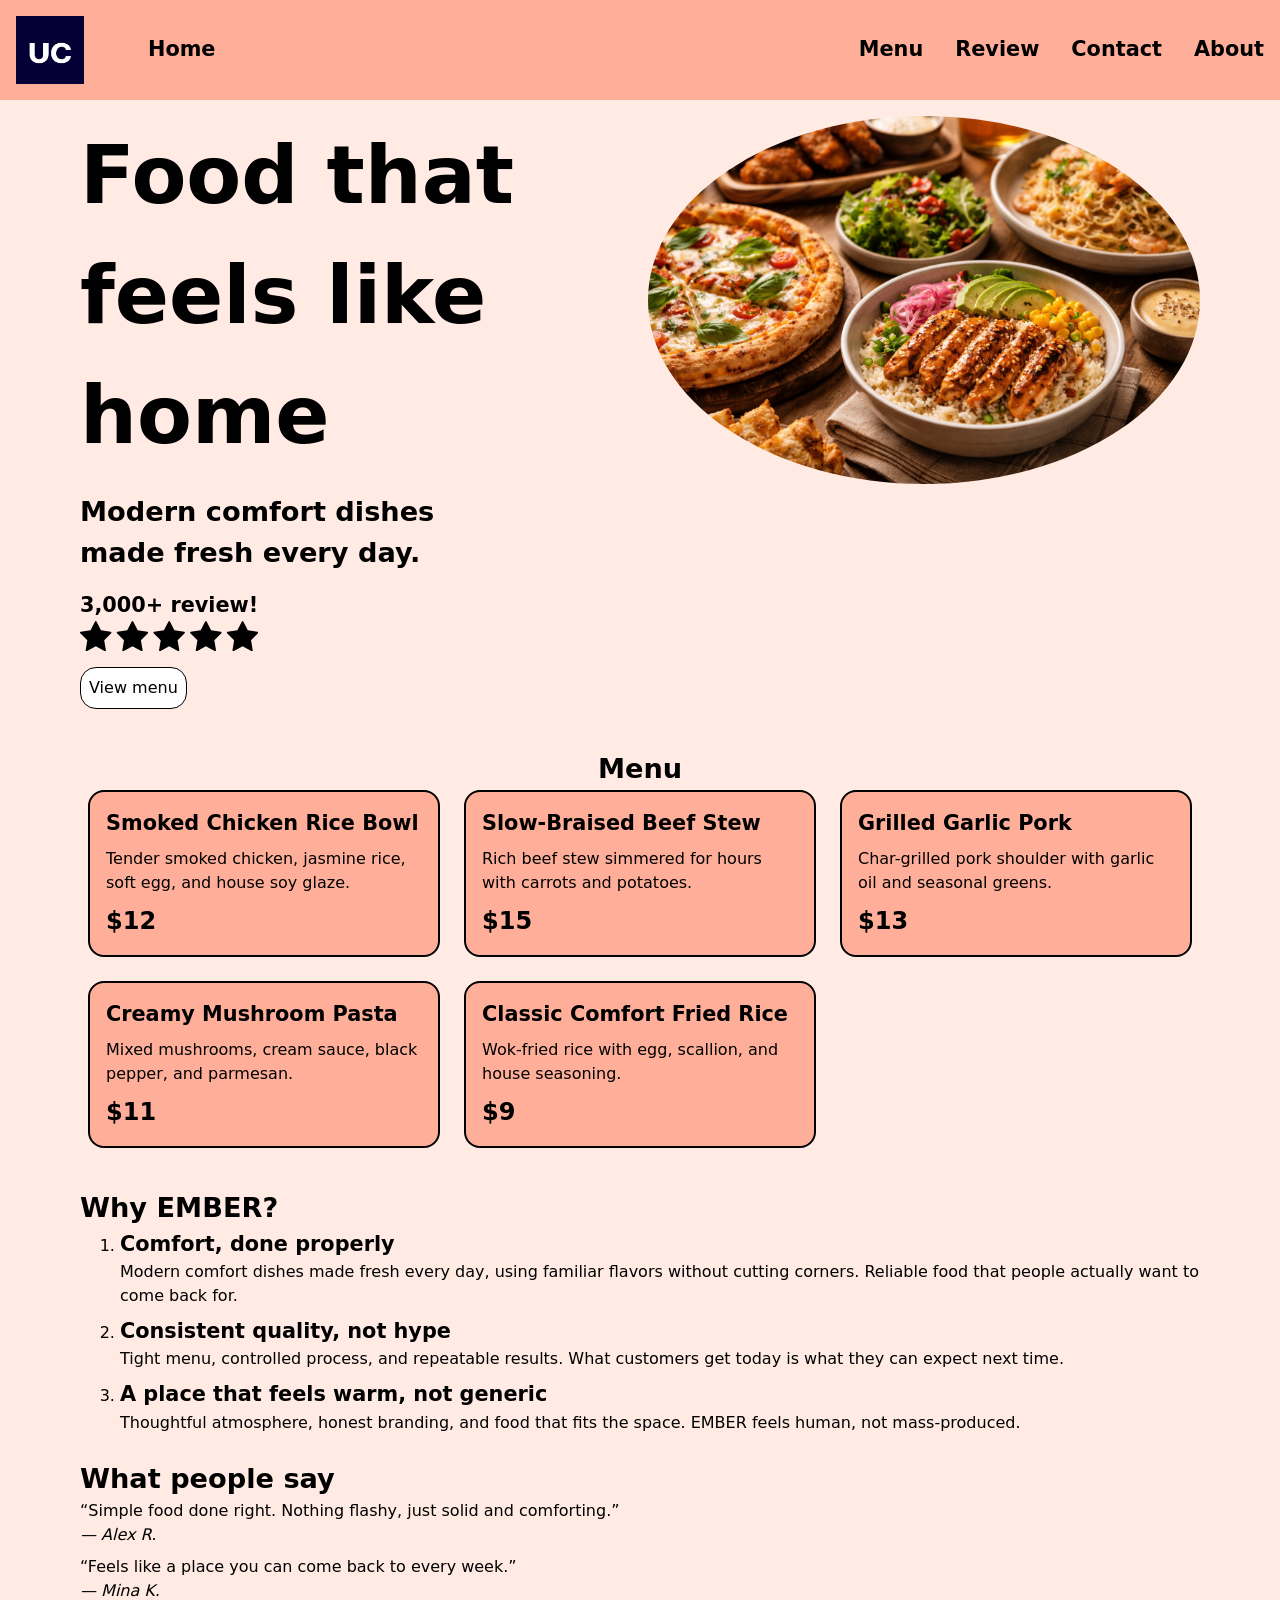
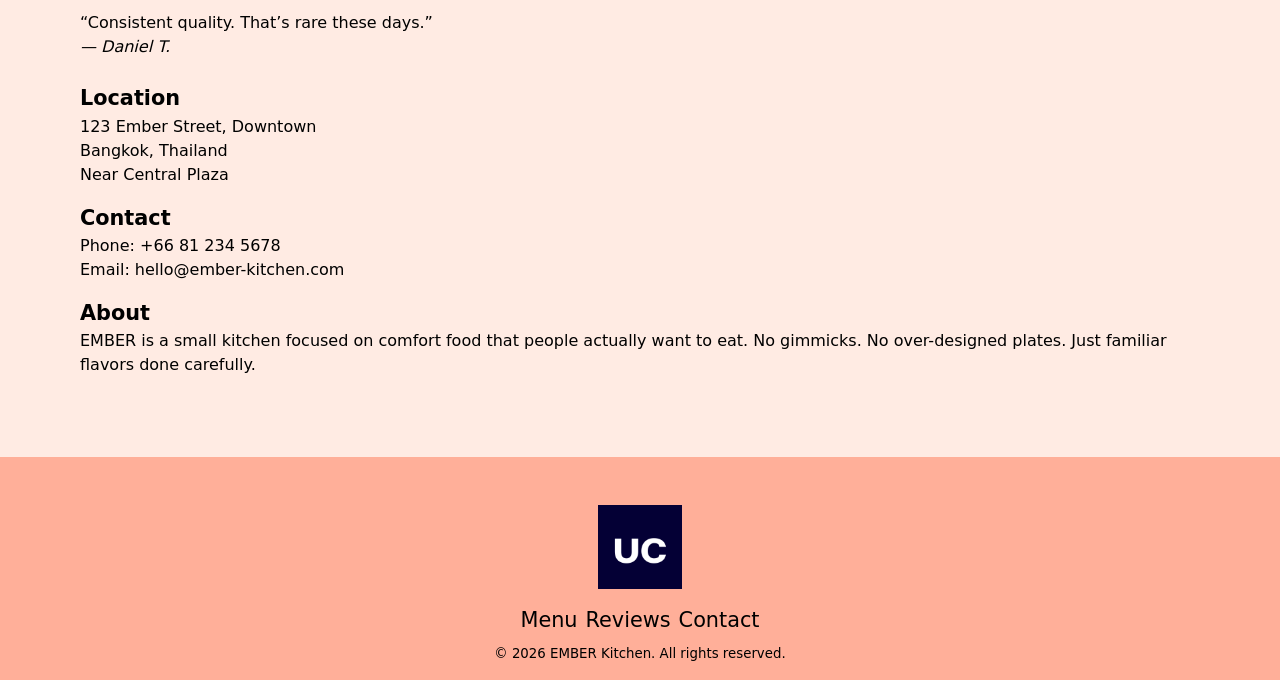
<file: index.html>
<!doctype html>
<html lang="en">
  <head>
    <meta charset="UTF-8" />
    <meta name="viewport" content="width=device-width, initial-scale=1.0" />
    <link rel="stylesheet" href="./style.css" />
    <script src="./script.js" defer></script>
    <link
      rel="icon"
      type="image/x-icon"
      href="./assets/images/Ember logo with flame icon.png"
    />
    <title>Sample landing page</title>
  </head>
  <body>
    <a href="#main-content" class="skip-link">Skip to main content</a>

    <button
      class="open-sidebar-button"
      onclick="openSidebar()"
      aria-label="open the sidebar"
      aria-expanded="false"
    >
      <svg
        xmlns="http://www.w3.org/2000/svg"
        height="40px"
        viewBox="0 -960 960 960"
        width="40px"
        fill="#c9c9c9"
      >
        <path
          d="M165.13-254.62q-10.68 0-17.9-7.26-7.23-7.26-7.23-18t7.23-17.86q7.22-7.13 17.9-7.13h629.74q10.68 0 17.9 7.26 7.23 7.26 7.23 18t-7.23 17.87q-7.22 7.12-17.9 7.12H165.13Zm0-200.25q-10.68 0-17.9-7.27-7.23-7.26-7.23-17.99 0-10.74 7.23-17.87 7.22-7.13 17.9-7.13h629.74q10.68 0 17.9 7.27 7.23 7.26 7.23 17.99 0 10.74-7.23 17.87-7.22 7.13-17.9 7.13H165.13Zm0-200.26q-10.68 0-17.9-7.26-7.23-7.26-7.23-18t7.23-17.87q7.22-7.12 17.9-7.12h629.74q10.68 0 17.9 7.26 7.23 7.26 7.23 18t-7.23 17.86q-7.22 7.13-17.9 7.13H165.13Z"
        />
      </svg>
    </button>

    <header id="site-header">
      <nav>
        <ul class="nav-list">
          <li class="logo">
            <img src="./assets/images/Icon.png" alt="UmbraCode's logo" />
          </li>
          <li class="close-sidebar-li">
            <button
              class="close-sidebar-button"
              onclick="closeSidebar()"
              aria-label="close the sidebar"
            >
              <svg
                xmlns="http://www.w3.org/2000/svg"
                height="40px"
                viewBox="0 -960 960 960"
                width="40px"
                fill="#c9c9c9"
              >
                <path
                  d="m480-444.62-209.69 209.7q-7.23 7.23-17.5 7.42-10.27.19-17.89-7.42-7.61-7.62-7.61-17.7 0-10.07 7.61-17.69L444.62-480l-209.7-209.69q-7.23-7.23-7.42-17.5-.19-10.27 7.42-17.89 7.62-7.61 17.7-7.61 10.07 0 17.69 7.61L480-515.38l209.69-209.7q7.23-7.23 17.5-7.42 10.27-.19 17.89 7.42 7.61 7.62 7.61 17.7 0 10.07-7.61 17.69L515.38-480l209.7 209.69q7.23 7.23 7.42 17.5.19 10.27-7.42 17.89-7.62 7.61-17.7 7.61-10.07 0-17.69-7.61L480-444.62Z"
                />
              </svg>
            </button>
          </li>
          <li class="home link"><a href="/" aria-current="page">Home</a></li>
          <li class="link"><a href="#menu">Menu</a></li>
          <li class="link"><a href="#review">Review</a></li>
          <li class="link"><a href="#contact">Contact</a></li>
          <li class="link"><a href="#about">About</a></li>
        </ul>
      </nav>
    </header>

    <div id="overlay" onclick="closeSidebar()"></div>

    <main id="main-content">
      <section class="hero">
        <div class="hero-left">
          <h1>Food that feels like home</h1>
          <h2>Modern comfort dishes made fresh every day.</h2>
          <div class="social-proof-1">
            <h3 class="number-review">3,000+ review!</h3>
            <div class="review-star">
              <svg
                xmlns="http://www.w3.org/2000/svg"
                shape-rendering="geometricPrecision"
                text-rendering="geometricPrecision"
                image-rendering="optimizeQuality"
                fill-rule="evenodd"
                clip-rule="evenodd"
                viewBox="0 0 512 86.832"
              >
                <defs>
                  <linearGradient
                    id="prefix__a"
                    gradientUnits="userSpaceOnUse"
                    x1="45.578"
                    y1="3.495"
                    x2="45.579"
                    y2="64.504"
                  >
                    <stop offset="0" stop-color="#FFD433" />
                    <stop offset=".471" stop-color="#FABE2B" />
                    <stop offset="1" stop-color="#F4A722" />
                  </linearGradient>
                  <linearGradient
                    id="prefix__b"
                    gradientUnits="userSpaceOnUse"
                    x1="151.001"
                    y1="3.495"
                    x2="151.002"
                    y2="64.504"
                  >
                    <stop offset="0" stop-color="#FFD433" />
                    <stop offset=".471" stop-color="#FABE2B" />
                    <stop offset="1" stop-color="#F4A722" />
                  </linearGradient>
                  <linearGradient
                    id="prefix__c"
                    gradientUnits="userSpaceOnUse"
                    x1="256.423"
                    y1="3.495"
                    x2="256.425"
                    y2="64.504"
                  >
                    <stop offset="0" stop-color="#FFD433" />
                    <stop offset=".471" stop-color="#FABE2B" />
                    <stop offset="1" stop-color="#F4A722" />
                  </linearGradient>
                  <linearGradient
                    id="prefix__d"
                    gradientUnits="userSpaceOnUse"
                    x1="361.846"
                    y1="3.495"
                    x2="361.848"
                    y2="64.504"
                  >
                    <stop offset="0" stop-color="#FFD433" />
                    <stop offset=".471" stop-color="#FABE2B" />
                    <stop offset="1" stop-color="#F4A722" />
                  </linearGradient>
                  <linearGradient
                    id="prefix__e"
                    gradientUnits="userSpaceOnUse"
                    x1="467.269"
                    y1="3.495"
                    x2="467.27"
                    y2="64.504"
                  >
                    <stop offset="0" stop-color="#FFD433" />
                    <stop offset=".471" stop-color="#FABE2B" />
                    <stop offset="1" stop-color="#F4A722" />
                  </linearGradient>
                </defs>
                <path
                  fill="#F0B100"
                  fill-rule="nonzero"
                  d="M69.462 55.479l4.885 28.637a2.356 2.356 0 01-.246 1.484 2.322 2.322 0 01-3.14.955L45.278 72.818l-25.58 13.681a2.324 2.324 0 01-3.489-2.365l4.719-28.643L.737 34.906a2.31 2.31 0 01-.714-1.369 2.328 2.328 0 011.975-2.631l28.203-4.038L43.197 1.29a2.325 2.325 0 014.157-.011L60.236 26.87l28.078 4.036a2.324 2.324 0 011.337 3.923l-20.189 20.65z"
                />
                <path
                  fill="url(#prefix__a)"
                  d="M72.053 84.507L66.97 54.706l21.016-21.497L58.706 29 45.278 2.325 31.725 29 2.326 33.209l21.087 21.497-4.91 29.801 26.775-14.321z"
                />
                <path
                  fill="#F0B100"
                  fill-rule="nonzero"
                  d="M174.885 55.479l4.885 28.637a2.356 2.356 0 01-.246 1.484 2.322 2.322 0 01-3.14.955l-25.683-13.737-25.58 13.681a2.324 2.324 0 01-3.489-2.365l4.719-28.643-20.192-20.585a2.328 2.328 0 011.262-4l28.203-4.038L148.62 1.29a2.325 2.325 0 014.157-.011l12.882 25.591 28.077 4.036a2.324 2.324 0 011.338 3.923l-20.189 20.65z"
                />
                <path
                  fill="url(#prefix__b)"
                  d="M177.476 84.507l-5.083-29.801 21.016-21.497L164.128 29 150.701 2.325 137.149 29l-29.4 4.209 21.087 21.497-4.911 29.801 26.776-14.321z"
                />
                <path
                  fill="#F0B100"
                  fill-rule="nonzero"
                  d="M280.308 55.479l4.885 28.637a2.363 2.363 0 01-.246 1.484 2.322 2.322 0 01-3.14.955l-25.683-13.737-25.58 13.681a2.325 2.325 0 01-3.49-2.365l4.72-28.643-20.192-20.585a2.328 2.328 0 011.262-4l28.203-4.038L254.043 1.29a2.325 2.325 0 014.157-.011l12.881 25.591 28.078 4.036a2.324 2.324 0 011.338 3.923l-20.189 20.65z"
                />
                <path
                  fill="url(#prefix__c)"
                  d="M282.899 84.507l-5.083-29.801 21.016-21.497L269.551 29 256.124 2.325 242.571 29l-29.399 4.209 21.087 21.497-4.91 29.801 26.775-14.321z"
                />
                <path
                  fill="#F0B100"
                  fill-rule="nonzero"
                  d="M385.731 55.479l4.885 28.637a2.363 2.363 0 01-.247 1.484 2.321 2.321 0 01-3.14.955l-25.682-13.737-25.58 13.681a2.326 2.326 0 01-3.49-2.365l4.72-28.643-20.192-20.585a2.328 2.328 0 011.262-4l28.203-4.038L359.466 1.29a2.324 2.324 0 014.156-.011l12.883 25.591 28.077 4.036a2.324 2.324 0 011.338 3.923l-20.189 20.65z"
                />
                <path
                  fill="url(#prefix__d)"
                  d="M388.322 84.507l-5.083-29.801 21.016-21.497L374.974 29 361.547 2.325 347.994 29l-29.399 4.209 21.087 21.497-4.911 29.801 26.776-14.321z"
                />
                <path
                  fill="#F0B100"
                  fill-rule="nonzero"
                  d="M491.153 55.479l4.885 28.637a2.356 2.356 0 01-.246 1.484 2.322 2.322 0 01-3.14.955l-25.683-13.737-25.58 13.681a2.324 2.324 0 01-3.489-2.365l4.719-28.643-20.192-20.585a2.328 2.328 0 011.262-4l28.203-4.038L464.888 1.29a2.325 2.325 0 014.157-.011l12.882 25.591 28.077 4.036a2.324 2.324 0 011.338 3.923l-20.189 20.65z"
                />
                <path
                  fill="url(#prefix__e)"
                  d="M493.744 84.507l-5.083-29.801 21.016-21.497L480.396 29 466.969 2.325 453.417 29l-29.4 4.209 21.087 21.497-4.911 29.801 26.776-14.321z"
                />
              </svg>
            </div>
          </div>
          <a class="cta" href="#menu">View menu</a>
        </div>
        <div class="hero-right">
          <img
            src="./assets/images/Comfort food feast on rustic table.png"
            alt="Assorted comfort dishes served at EMBER Kitchen"
          />
        </div>
      </section>

      <section class="menu" id="menu">
        <h2>Menu</h2>
        <div class="menu-grid">
          <article class="menu-item">
            <h3>Smoked Chicken Rice Bowl</h3>
            <p>
              Tender smoked chicken, jasmine rice, soft egg, and house soy
              glaze.
            </p>
            <span class="price">$12</span>
          </article>

          <article class="menu-item">
            <h3>Slow-Braised Beef Stew</h3>
            <p>Rich beef stew simmered for hours with carrots and potatoes.</p>
            <span class="price">$15</span>
          </article>

          <article class="menu-item">
            <h3>Grilled Garlic Pork</h3>
            <p>
              Char-grilled pork shoulder with garlic oil and seasonal greens.
            </p>
            <span class="price">$13</span>
          </article>

          <article class="menu-item">
            <h3>Creamy Mushroom Pasta</h3>
            <p>Mixed mushrooms, cream sauce, black pepper, and parmesan.</p>
            <span class="price">$11</span>
          </article>

          <article class="menu-item">
            <h3>Classic Comfort Fried Rice</h3>
            <p>Wok-fried rice with egg, scallion, and house seasoning.</p>
            <span class="price">$9</span>
          </article>
        </div>
      </section>

      <section class="features">
        <article>
          <h2>Why EMBER?</h2>
          <ol>
            <li>
              <h3>Comfort, done properly</h3>
              <p>
                Modern comfort dishes made fresh every day, using familiar
                flavors without cutting corners. Reliable food that people
                actually want to come back for.
              </p>
            </li>
            <li>
              <h3>Consistent quality, not hype</h3>
              <p>
                Tight menu, controlled process, and repeatable results. What
                customers get today is what they can expect next time.
              </p>
            </li>
            <li>
              <h3>A place that feels warm, not generic</h3>
              <p>
                Thoughtful atmosphere, honest branding, and food that fits the
                space. EMBER feels human, not mass-produced.
              </p>
            </li>
          </ol>
        </article>

        <section class="social-proof-2" id="review">
          <h2>What people say</h2>

          <div class="reviews">
            <blockquote>
              <p>
                “Simple food done right. Nothing flashy, just solid and
                comforting.”
              </p>
              <cite>— Alex R.</cite>
            </blockquote>

            <blockquote>
              <p>“Feels like a place you can come back to every week.”</p>
              <cite>— Mina K.</cite>
            </blockquote>

            <blockquote>
              <p>“Consistent quality. That’s rare these days.”</p>
              <cite>— Daniel T.</cite>
            </blockquote>
          </div>
        </section>

        <section class="more-details">
          <section id="location">
            <h3>Location</h3>
            <p>123 Ember Street, Downtown</p>
            <p>Bangkok, Thailand</p>
            <p>Near Central Plaza</p>
          </section>

          <section id="contact">
            <h3>Contact</h3>
            <p>Phone: +66 81 234 5678</p>
            <p>Email: hello@ember-kitchen.com</p>
          </section>

          <section id="about">
            <h3>About</h3>
            <p>
              EMBER is a small kitchen focused on comfort food that people
              actually want to eat. No gimmicks. No over-designed plates. Just
              familiar flavors done carefully.
            </p>
          </section>
        </section>
      </section>
    </main>

    <footer>
      <div class="footer-content">
        <div class="logo"><img src="./assets/images/Icon.png" /></div>
        <nav>
          <a href="#menu">Menu</a>
          <a href="#review">Reviews</a>
          <a href="#contact">Contact</a>
        </nav>
        <small>© 2026 EMBER Kitchen. All rights reserved.</small>
      </div>
    </footer>
  </body>
</html>
</file>
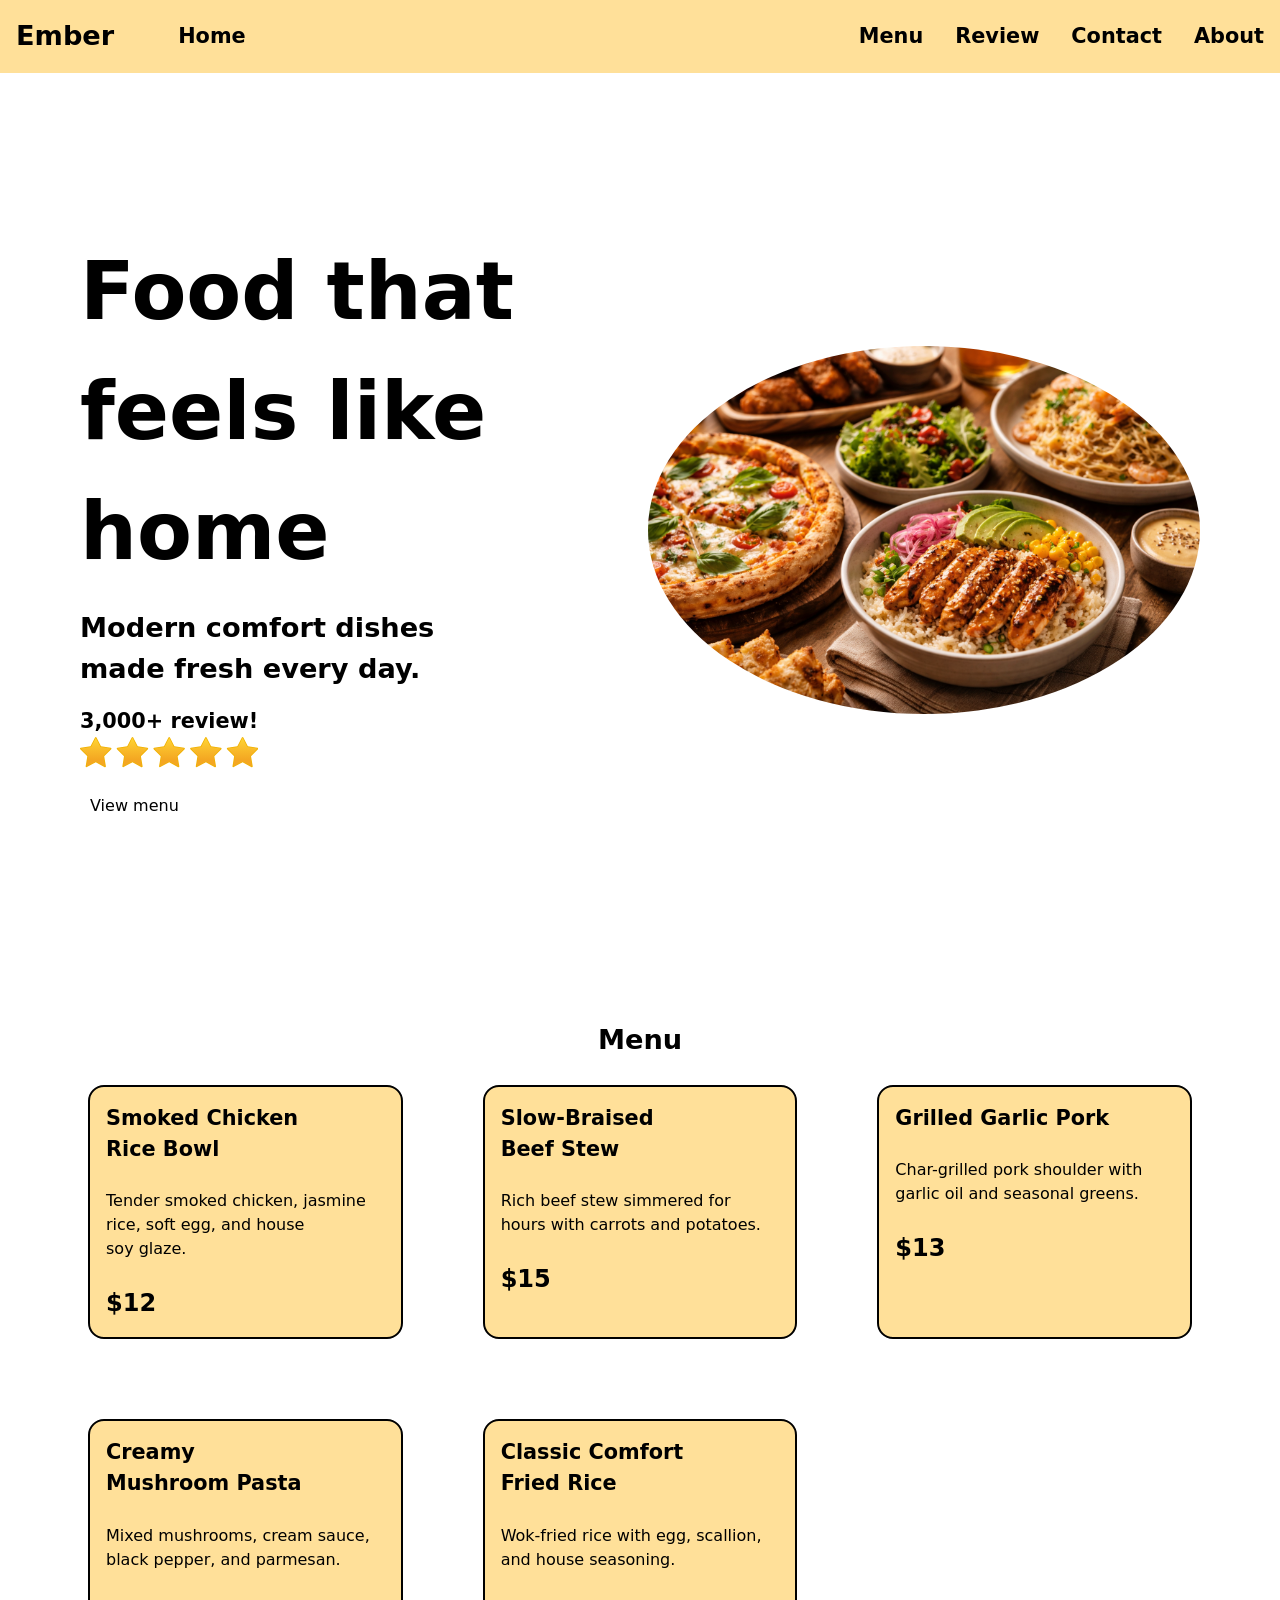
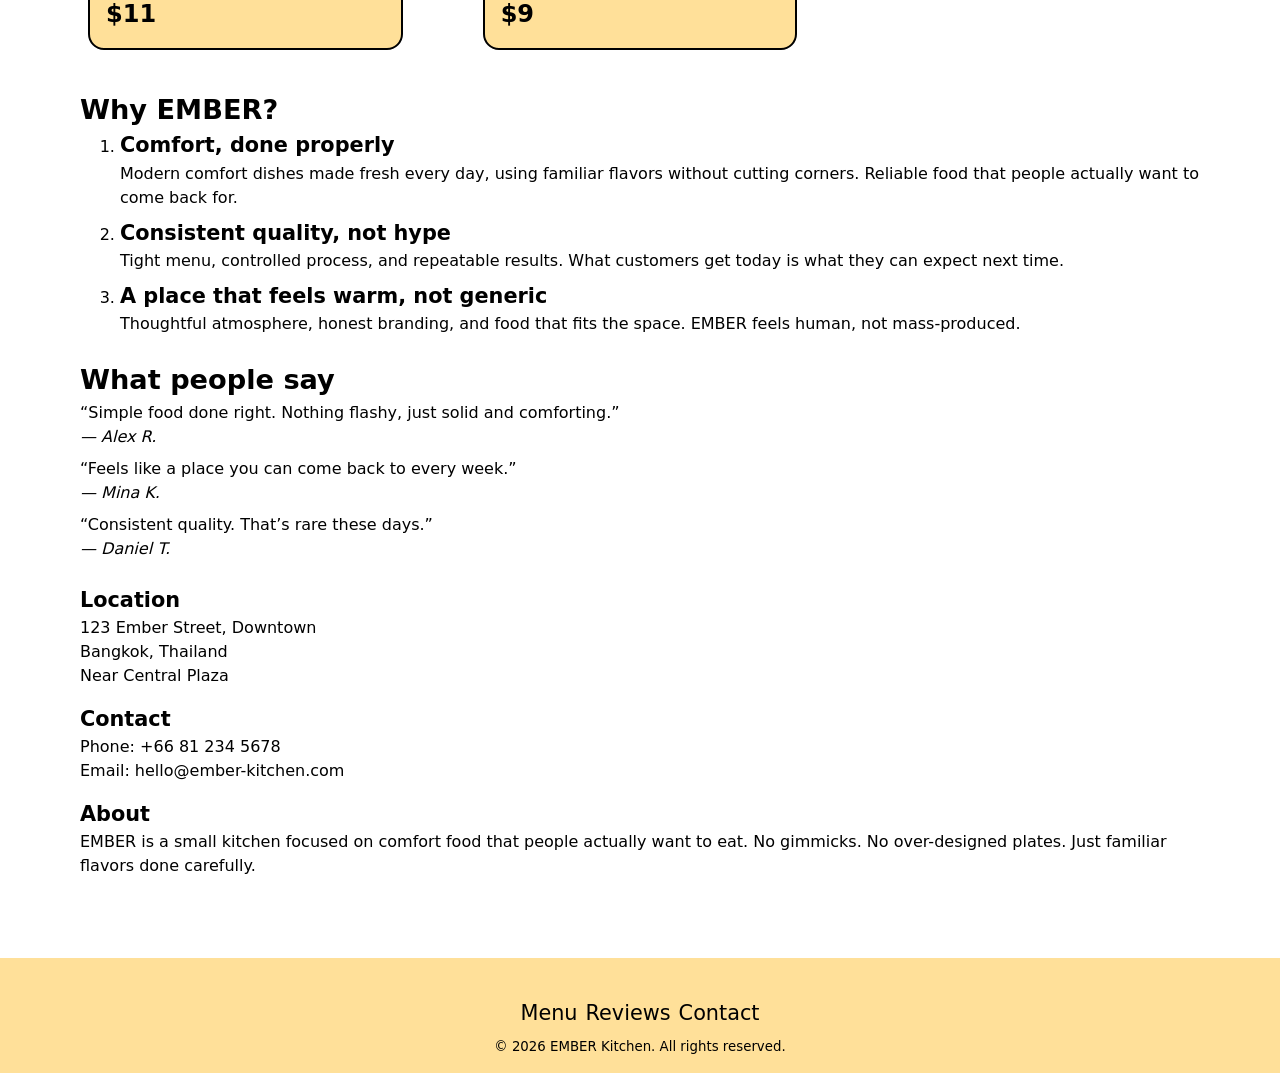
<file: Ember/index.html>
<!doctype html>
<html lang="en">
  <head>
    <meta charset="UTF-8" />
    <meta name="viewport" content="width=device-width, initial-scale=1.0" />
    <link rel="stylesheet" href="./style.css" />
    <script src="./script.js" defer></script>
    <link
      rel="icon"
      type="image/x-icon"
      href="./assets/images/Ember logo with flame icon.png"
    />
    <title>Sample landing page</title>
  </head>
  <body>
    <a href="#main-content" class="skip-link">Skip to main content</a>

    <button
      class="open-sidebar-button"
      aria-label="open the sidebar"
      aria-expanded="false"
    >
      <svg
        xmlns="http://www.w3.org/2000/svg"
        height="40px"
        viewBox="0 -960 960 960"
        width="40px"
        fill="#c9c9c9"
      >
        <path
          d="M165.13-254.62q-10.68 0-17.9-7.26-7.23-7.26-7.23-18t7.23-17.86q7.22-7.13 17.9-7.13h629.74q10.68 0 17.9 7.26 7.23 7.26 7.23 18t-7.23 17.87q-7.22 7.12-17.9 7.12H165.13Zm0-200.25q-10.68 0-17.9-7.27-7.23-7.26-7.23-17.99 0-10.74 7.23-17.87 7.22-7.13 17.9-7.13h629.74q10.68 0 17.9 7.27 7.23 7.26 7.23 17.99 0 10.74-7.23 17.87-7.22 7.13-17.9 7.13H165.13Zm0-200.26q-10.68 0-17.9-7.26-7.23-7.26-7.23-18t7.23-17.87q7.22-7.12 17.9-7.12h629.74q10.68 0 17.9 7.26 7.23 7.26 7.23 18t-7.23 17.86q-7.22 7.13-17.9 7.13H165.13Z"
        />
      </svg>
    </button>

    <header id="site-header">
      <nav>
        <ul class="nav-list">
          <li>
            <span class="logo">Ember</span>
          </li>
          <li class="close-sidebar-li">
            <button class="close-sidebar-button" aria-label="close the sidebar">
              <svg
                xmlns="http://www.w3.org/2000/svg"
                height="40px"
                viewBox="0 -960 960 960"
                width="40px"
                fill="#c9c9c9"
              >
                <path
                  d="m480-444.62-209.69 209.7q-7.23 7.23-17.5 7.42-10.27.19-17.89-7.42-7.61-7.62-7.61-17.7 0-10.07 7.61-17.69L444.62-480l-209.7-209.69q-7.23-7.23-7.42-17.5-.19-10.27 7.42-17.89 7.62-7.61 17.7-7.61 10.07 0 17.69 7.61L480-515.38l209.69-209.7q7.23-7.23 17.5-7.42 10.27-.19 17.89 7.42 7.61 7.62 7.61 17.7 0 10.07-7.61 17.69L515.38-480l209.7 209.69q7.23 7.23 7.42 17.5.19 10.27-7.42 17.89-7.62 7.61-17.7 7.61-10.07 0-17.69-7.61L480-444.62Z"
                />
              </svg>
            </button>
          </li>
          <li class="home link"><a href="/" aria-current="page">Home</a></li>
          <li class="link"><a href="#menu">Menu</a></li>
          <li class="link"><a href="#review">Review</a></li>
          <li class="link"><a href="#contact">Contact</a></li>
          <li class="link"><a href="#about">About</a></li>
        </ul>
      </nav>
    </header>

    <div id="overlay"></div>

    <main id="main-content">
      <section class="hero">
        <div class="hero-left">
          <h1>Food that feels like home</h1>
          <h2>Modern comfort dishes made fresh every day.</h2>
          <div class="social-proof-1">
            <h3 class="number-review">3,000+ review!</h3>
            <div class="review-star">
              <svg
                xmlns="http://www.w3.org/2000/svg"
                shape-rendering="geometricPrecision"
                text-rendering="geometricPrecision"
                image-rendering="optimizeQuality"
                fill-rule="evenodd"
                clip-rule="evenodd"
                viewBox="0 0 512 86.832"
              >
                <defs>
                  <linearGradient
                    id="prefix__a"
                    gradientUnits="userSpaceOnUse"
                    x1="45.578"
                    y1="3.495"
                    x2="45.579"
                    y2="64.504"
                  >
                    <stop offset="0" stop-color="#FFD433" />
                    <stop offset=".471" stop-color="#FABE2B" />
                    <stop offset="1" stop-color="#F4A722" />
                  </linearGradient>
                  <linearGradient
                    id="prefix__b"
                    gradientUnits="userSpaceOnUse"
                    x1="151.001"
                    y1="3.495"
                    x2="151.002"
                    y2="64.504"
                  >
                    <stop offset="0" stop-color="#FFD433" />
                    <stop offset=".471" stop-color="#FABE2B" />
                    <stop offset="1" stop-color="#F4A722" />
                  </linearGradient>
                  <linearGradient
                    id="prefix__c"
                    gradientUnits="userSpaceOnUse"
                    x1="256.423"
                    y1="3.495"
                    x2="256.425"
                    y2="64.504"
                  >
                    <stop offset="0" stop-color="#FFD433" />
                    <stop offset=".471" stop-color="#FABE2B" />
                    <stop offset="1" stop-color="#F4A722" />
                  </linearGradient>
                  <linearGradient
                    id="prefix__d"
                    gradientUnits="userSpaceOnUse"
                    x1="361.846"
                    y1="3.495"
                    x2="361.848"
                    y2="64.504"
                  >
                    <stop offset="0" stop-color="#FFD433" />
                    <stop offset=".471" stop-color="#FABE2B" />
                    <stop offset="1" stop-color="#F4A722" />
                  </linearGradient>
                  <linearGradient
                    id="prefix__e"
                    gradientUnits="userSpaceOnUse"
                    x1="467.269"
                    y1="3.495"
                    x2="467.27"
                    y2="64.504"
                  >
                    <stop offset="0" stop-color="#FFD433" />
                    <stop offset=".471" stop-color="#FABE2B" />
                    <stop offset="1" stop-color="#F4A722" />
                  </linearGradient>
                </defs>
                <path
                  fill="#F0B100"
                  fill-rule="nonzero"
                  d="M69.462 55.479l4.885 28.637a2.356 2.356 0 01-.246 1.484 2.322 2.322 0 01-3.14.955L45.278 72.818l-25.58 13.681a2.324 2.324 0 01-3.489-2.365l4.719-28.643L.737 34.906a2.31 2.31 0 01-.714-1.369 2.328 2.328 0 011.975-2.631l28.203-4.038L43.197 1.29a2.325 2.325 0 014.157-.011L60.236 26.87l28.078 4.036a2.324 2.324 0 011.337 3.923l-20.189 20.65z"
                />
                <path
                  fill="url(#prefix__a)"
                  d="M72.053 84.507L66.97 54.706l21.016-21.497L58.706 29 45.278 2.325 31.725 29 2.326 33.209l21.087 21.497-4.91 29.801 26.775-14.321z"
                />
                <path
                  fill="#F0B100"
                  fill-rule="nonzero"
                  d="M174.885 55.479l4.885 28.637a2.356 2.356 0 01-.246 1.484 2.322 2.322 0 01-3.14.955l-25.683-13.737-25.58 13.681a2.324 2.324 0 01-3.489-2.365l4.719-28.643-20.192-20.585a2.328 2.328 0 011.262-4l28.203-4.038L148.62 1.29a2.325 2.325 0 014.157-.011l12.882 25.591 28.077 4.036a2.324 2.324 0 011.338 3.923l-20.189 20.65z"
                />
                <path
                  fill="url(#prefix__b)"
                  d="M177.476 84.507l-5.083-29.801 21.016-21.497L164.128 29 150.701 2.325 137.149 29l-29.4 4.209 21.087 21.497-4.911 29.801 26.776-14.321z"
                />
                <path
                  fill="#F0B100"
                  fill-rule="nonzero"
                  d="M280.308 55.479l4.885 28.637a2.363 2.363 0 01-.246 1.484 2.322 2.322 0 01-3.14.955l-25.683-13.737-25.58 13.681a2.325 2.325 0 01-3.49-2.365l4.72-28.643-20.192-20.585a2.328 2.328 0 011.262-4l28.203-4.038L254.043 1.29a2.325 2.325 0 014.157-.011l12.881 25.591 28.078 4.036a2.324 2.324 0 011.338 3.923l-20.189 20.65z"
                />
                <path
                  fill="url(#prefix__c)"
                  d="M282.899 84.507l-5.083-29.801 21.016-21.497L269.551 29 256.124 2.325 242.571 29l-29.399 4.209 21.087 21.497-4.91 29.801 26.775-14.321z"
                />
                <path
                  fill="#F0B100"
                  fill-rule="nonzero"
                  d="M385.731 55.479l4.885 28.637a2.363 2.363 0 01-.247 1.484 2.321 2.321 0 01-3.14.955l-25.682-13.737-25.58 13.681a2.326 2.326 0 01-3.49-2.365l4.72-28.643-20.192-20.585a2.328 2.328 0 011.262-4l28.203-4.038L359.466 1.29a2.324 2.324 0 014.156-.011l12.883 25.591 28.077 4.036a2.324 2.324 0 011.338 3.923l-20.189 20.65z"
                />
                <path
                  fill="url(#prefix__d)"
                  d="M388.322 84.507l-5.083-29.801 21.016-21.497L374.974 29 361.547 2.325 347.994 29l-29.399 4.209 21.087 21.497-4.911 29.801 26.776-14.321z"
                />
                <path
                  fill="#F0B100"
                  fill-rule="nonzero"
                  d="M491.153 55.479l4.885 28.637a2.356 2.356 0 01-.246 1.484 2.322 2.322 0 01-3.14.955l-25.683-13.737-25.58 13.681a2.324 2.324 0 01-3.489-2.365l4.719-28.643-20.192-20.585a2.328 2.328 0 011.262-4l28.203-4.038L464.888 1.29a2.325 2.325 0 014.157-.011l12.882 25.591 28.077 4.036a2.324 2.324 0 011.338 3.923l-20.189 20.65z"
                />
                <path
                  fill="url(#prefix__e)"
                  d="M493.744 84.507l-5.083-29.801 21.016-21.497L480.396 29 466.969 2.325 453.417 29l-29.4 4.209 21.087 21.497-4.911 29.801 26.776-14.321z"
                />
              </svg>
            </div>
          </div>
          <a class="cta" href="#menu">View menu</a>
        </div>
        <div class="hero-right">
          <img
            src="./assets/images/Comfort food feast on rustic table.png"
            alt="Assorted comfort dishes served at EMBER Kitchen"
          />
        </div>
      </section>

      <section class="menu" id="menu">
        <h2>Menu</h2>
        <div class="menu-grid">
          <article class="menu-item">
            <h3>Smoked Chicken Rice Bowl</h3>
            <p>
              Tender smoked chicken, jasmine rice, soft egg, and house soy
              glaze.
            </p>
            <span class="price">$12</span>
          </article>

          <article class="menu-item">
            <h3>Slow-Braised Beef Stew</h3>
            <p>Rich beef stew simmered for hours with carrots and potatoes.</p>
            <span class="price">$15</span>
          </article>

          <article class="menu-item">
            <h3>Grilled Garlic Pork</h3>
            <p>
              Char-grilled pork shoulder with garlic oil and seasonal greens.
            </p>
            <span class="price">$13</span>
          </article>

          <article class="menu-item">
            <h3>Creamy Mushroom Pasta</h3>
            <p>Mixed mushrooms, cream sauce, black pepper, and parmesan.</p>
            <span class="price">$11</span>
          </article>

          <article class="menu-item">
            <h3>Classic Comfort Fried Rice</h3>
            <p>Wok-fried rice with egg, scallion, and house seasoning.</p>
            <span class="price">$9</span>
          </article>
        </div>
      </section>

      <section class="features">
        <article>
          <h2>Why EMBER?</h2>
          <ol>
            <li>
              <h3>Comfort, done properly</h3>
              <p>
                Modern comfort dishes made fresh every day, using familiar
                flavors without cutting corners. Reliable food that people
                actually want to come back for.
              </p>
            </li>
            <li>
              <h3>Consistent quality, not hype</h3>
              <p>
                Tight menu, controlled process, and repeatable results. What
                customers get today is what they can expect next time.
              </p>
            </li>
            <li>
              <h3>A place that feels warm, not generic</h3>
              <p>
                Thoughtful atmosphere, honest branding, and food that fits the
                space. EMBER feels human, not mass-produced.
              </p>
            </li>
          </ol>
        </article>

        <section class="social-proof-2" id="review">
          <h2>What people say</h2>

          <div class="reviews">
            <blockquote>
              <p>
                “Simple food done right. Nothing flashy, just solid and
                comforting.”
              </p>
              <cite>— Alex R.</cite>
            </blockquote>

            <blockquote>
              <p>“Feels like a place you can come back to every week.”</p>
              <cite>— Mina K.</cite>
            </blockquote>

            <blockquote>
              <p>“Consistent quality. That’s rare these days.”</p>
              <cite>— Daniel T.</cite>
            </blockquote>
          </div>
        </section>

        <section class="more-details">
          <section id="location">
            <h3>Location</h3>
            <p>123 Ember Street, Downtown</p>
            <p>Bangkok, Thailand</p>
            <p>Near Central Plaza</p>
          </section>

          <section id="contact">
            <h3>Contact</h3>
            <p>Phone: +66 81 234 5678</p>
            <p>Email: hello@ember-kitchen.com</p>
          </section>

          <section id="about">
            <h3>About</h3>
            <p>
              EMBER is a small kitchen focused on comfort food that people
              actually want to eat. No gimmicks. No over-designed plates. Just
              familiar flavors done carefully.
            </p>
          </section>
        </section>
      </section>
    </main>

    <footer>
      <div class="footer-content">
        <nav>
          <a href="#menu">Menu</a>
          <a href="#review">Reviews</a>
          <a href="#contact">Contact</a>
        </nav>
        <small>© 2026 EMBER Kitchen. All rights reserved.</small>
      </div>
    </footer>
  </body>
</html>
</file>
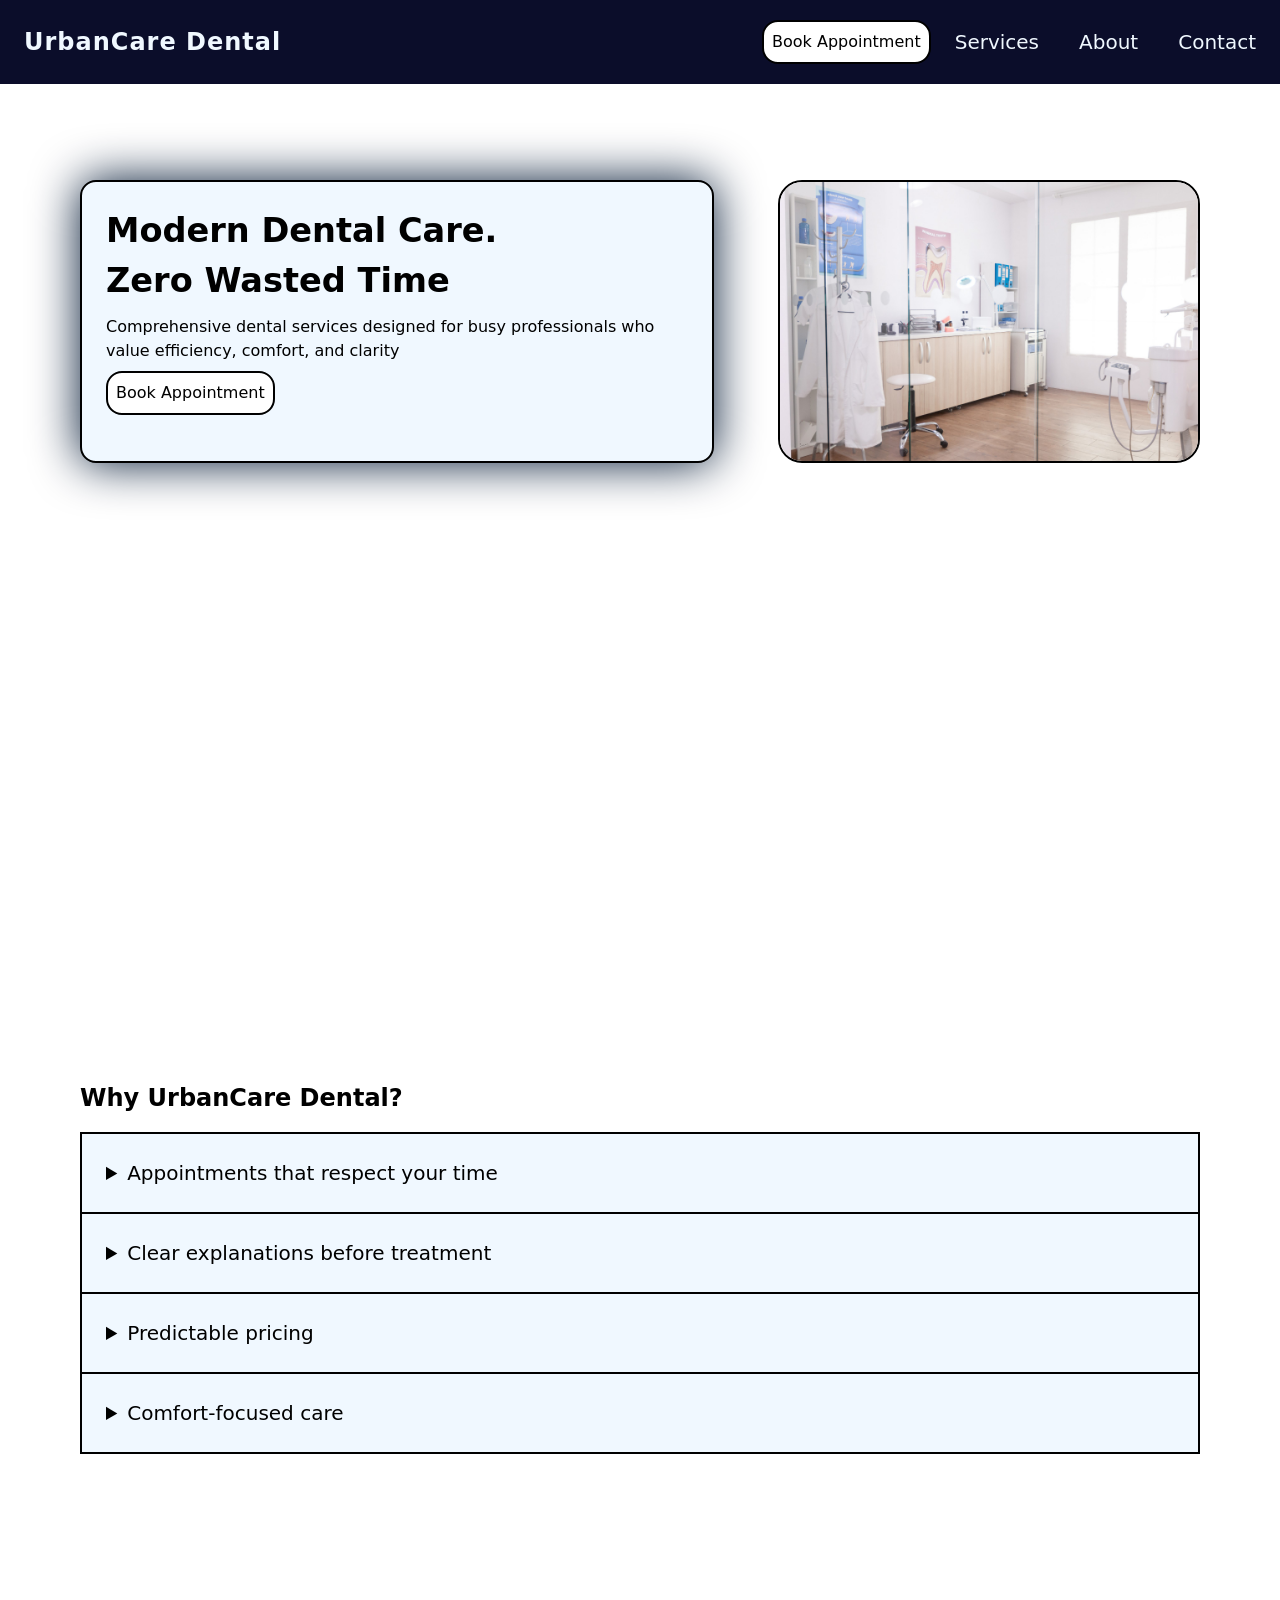
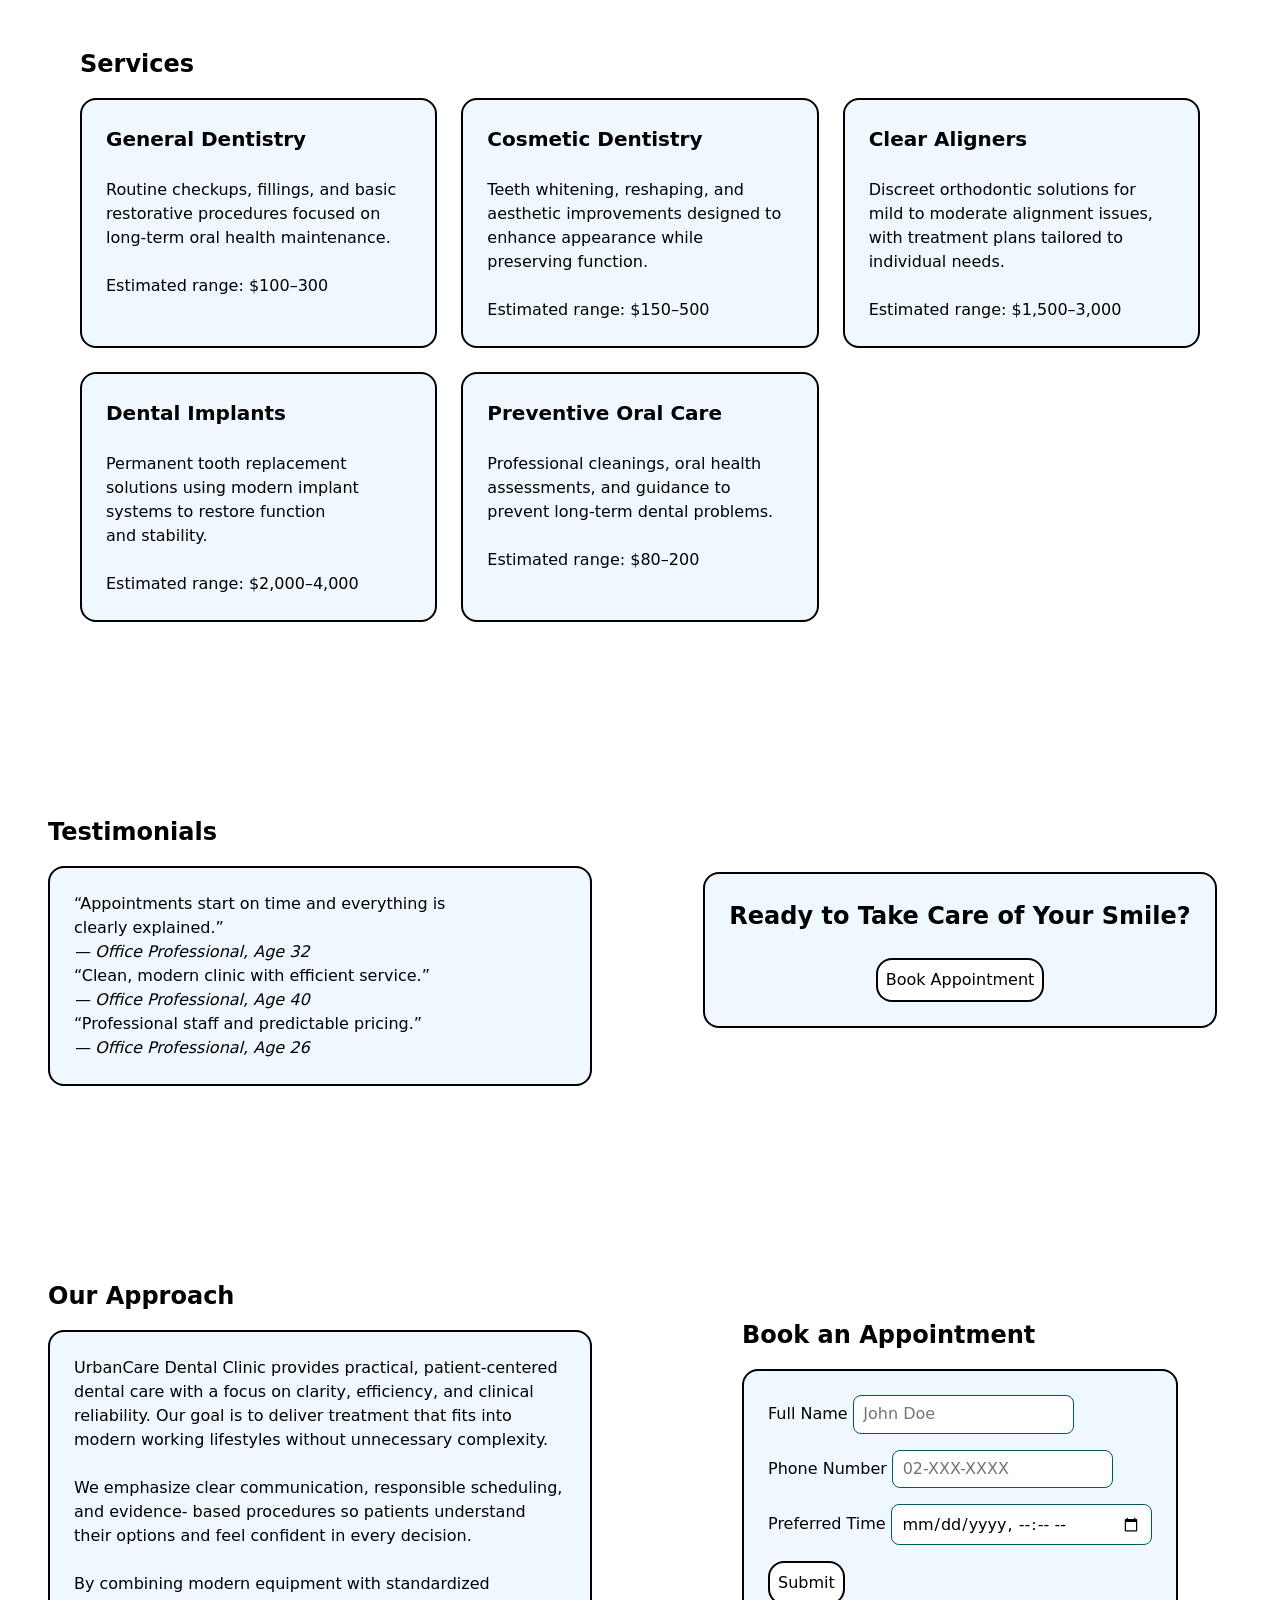
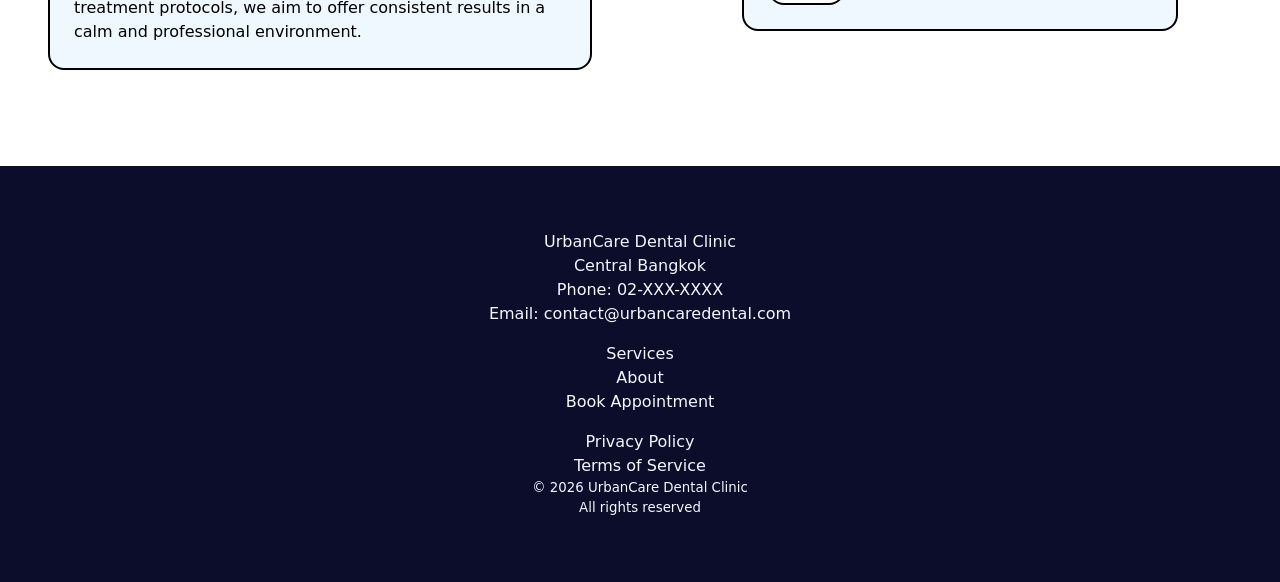
<file: UrbanCare-Dental-Clinic/index.html>
<!doctype html>
<html lang="en">
  <head>
    <meta charset="UTF-8" />
    <meta name="viewport" content="width=device-width, initial-scale=1.0" />
    <link rel="stylesheet" href="./style.css" />
    <script src="./script.js" defer></script>
    <title>UrbanCare Dental Clinic</title>
  </head>
  <body>
    <a href="#main-content" class="skip-link">Skip to main content</a>
    <header>
      <a href="/" class="logo">UrbanCare Dental</a>
      <nav id="primary-navigation" aria-label="Primary">
        <button
          class="close-sidebar"
          aria-label="Close navigation menu"
          aria-controls="primary-navigation"
        >
          <img
            src="./assets/images/close-svgrepo-com.svg"
            alt="Close navigation menu"
            aria-hidden="true"
          />
        </button>
        <ul>
          <li><a href="#services">Services</a></li>
          <li><a href="#about">About</a></li>
          <li><a href="#contact">Contact</a></li>
        </ul>
      </nav>
      <div class="overlay" aria-hidden="true"></div>
      <button class="cta" data-scroll="#contact">Book Appointment</button>
      <button
        class="open-sidebar"
        aria-label="Open navigation menu"
        aria-controls="primary-navigation"
      >
        <img
          src="./assets/images/burger-menu-svgrepo-com.svg"
          alt="Open navigation menu"
          aria-hidden="true"
        />
      </button>
    </header>
    <main id="main-content">
      <section class="hero">
        <div class="container">
          <div class="card">
            <h1>Modern Dental Care. Zero Wasted Time</h1>
            <p>
              Comprehensive dental services designed for busy professionals who
              value efficiency, comfort, and clarity
            </p>
            <button class="cta" data-scroll="#contact">Book Appointment</button>
          </div>
          <div class="hero-image-card">
            <img
              src="./assets/images/10435.jpg"
              alt="Interior of UrbanCare Dental Clinic treatment room"
            />
          </div>
        </div>
      </section>
      <section class="problems-solutions">
        <div class="container">
          <h2>Why UrbanCare Dental?</h2>
          <ul>
            <li>
              <details class="card">
                <summary>Appointments that respect your time</summary>
                <p>
                  Scheduling is designed around realistic treatment durations,
                  reducing unnecessary waiting and helping you plan the rest of
                  your day with confidence.
                </p>
              </details>
            </li>

            <li>
              <details class="card">
                <summary>Clear explanations before treatment</summary>
                <p>
                  Diagnoses, procedures, and costs are explained in advance so
                  you know exactly what to expect before making any decisions.
                </p>
              </details>
            </li>

            <li>
              <details class="card">
                <summary>Predictable pricing</summary>
                <p>
                  Transparent pricing ranges are provided upfront, with no
                  unexpected add-ons after treatment has begun.
                </p>
              </details>
            </li>

            <li>
              <details class="card">
                <summary>Comfort-focused care</summary>
                <p>
                  A calm clinic environment and modern equipment are used to
                  minimize discomfort and anxiety during visits.
                </p>
              </details>
            </li>
          </ul>
        </div>
      </section>
      <section id="services">
        <div class="container">
          <h2>Services</h2>
          <ul>
            <li class="card">
              <h3>General Dentistry</h3>
              <p>
                Routine checkups, fillings, and basic restorative procedures
                focused on long-term oral health maintenance.
              </p>
              <p>Estimated range: $100–300</p>
            </li>

            <li class="card">
              <h3>Cosmetic Dentistry</h3>
              <p>
                Teeth whitening, reshaping, and aesthetic improvements designed
                to enhance appearance while preserving function.
              </p>
              <p>Estimated range: $150–500</p>
            </li>

            <li class="card">
              <h3>Clear Aligners</h3>
              <p>
                Discreet orthodontic solutions for mild to moderate alignment
                issues, with treatment plans tailored to individual needs.
              </p>
              <p>Estimated range: $1,500–3,000</p>
            </li>

            <li class="card">
              <h3>Dental Implants</h3>
              <p>
                Permanent tooth replacement solutions using modern implant
                systems to restore function and stability.
              </p>
              <p>Estimated range: $2,000–4,000</p>
            </li>

            <li class="card">
              <h3>Preventive Oral Care</h3>
              <p>
                Professional cleanings, oral health assessments, and guidance to
                prevent long-term dental problems.
              </p>
              <p>Estimated range: $80–200</p>
            </li>
          </ul>
        </div>
      </section>
      <div class="misc">
        <section id="testimonials">
          <div class="container">
            <h2>Testimonials</h2>
            <div class="card">
              <ul>
                <li>
                  <blockquote>
                    <p>
                      “Appointments start on time and everything is clearly
                      explained.”
                    </p>
                    <cite>— Office Professional, Age 32</cite>
                  </blockquote>
                </li>
                <li>
                  <blockquote>
                    <p>“Clean, modern clinic with efficient service.”</p>
                    <cite>— Office Professional, Age 40</cite>
                  </blockquote>
                </li>
                <li>
                  <blockquote>
                    <p>“Professional staff and predictable pricing.”</p>
                    <cite>— Office Professional, Age 26</cite>
                  </blockquote>
                </li>
              </ul>
            </div>
          </div>
        </section>
        <section class="cta-section">
          <div class="container">
            <div class="card">
              <h2>Ready to Take Care of Your Smile?</h2>
              <button class="cta" data-scroll="#contact">
                Book Appointment
              </button>
            </div>
          </div>
        </section>
        <section id="about">
          <div class="container">
            <h2>Our Approach</h2>
            <div class="card">
              <p>
                UrbanCare Dental Clinic provides practical, patient-centered
                dental care with a focus on clarity, efficiency, and clinical
                reliability. Our goal is to deliver treatment that fits into
                modern working lifestyles without unnecessary complexity.
              </p>
              <p>
                We emphasize clear communication, responsible scheduling, and
                evidence- based procedures so patients understand their options
                and feel confident in every decision.
              </p>
              <p>
                By combining modern equipment with standardized treatment
                protocols, we aim to offer consistent results in a calm and
                professional environment.
              </p>
            </div>
          </div>
        </section>

        <section id="contact">
          <div class="container">
            <h2>Book an Appointment</h2>
            <div class="card">
              <form action="#" method="post">
                <label>
                  Full Name
                  <input
                    type="text"
                    name="full-name"
                    autocomplete="name"
                    placeholder="John Doe"
                    minlength="5"
                    maxlength="50"
                    required
                  />
                </label>
                <label>
                  Phone Number
                  <input
                    type="tel"
                    name="phone"
                    autocomplete="tel"
                    placeholder="02-XXX-XXXX"
                    required
                  />
                </label>
                <label>
                  Preferred Time
                  <input type="datetime-local" name="preferred-time" />
                </label>
                <button type="submit" class="cta">Submit</button>
              </form>
            </div>
          </div>
        </section>
      </div>
    </main>
    <footer>
      <div class="clinic-info">
        <ul>
          <li>UrbanCare Dental Clinic</li>
          <li>Central Bangkok</li>
          <li>Phone: 02-XXX-XXXX</li>
          <li>Email: contact@urbancaredental.com</li>
        </ul>
      </div>
      <div>
        <ul>
          <li><a href="#services">Services</a></li>
          <li><a href="#about">About</a></li>
          <li><a href="#contact">Book Appointment</a></li>
        </ul>
      </div>
      <div>
        <ul>
          <li>
            <a href="#">Privacy Policy</a>
          </li>
          <li>
            <a href="#">Terms of Service</a>
          </li>
        </ul>
        <small>© 2026 UrbanCare Dental Clinic</small>
        <small>All rights reserved</small>
      </div>
    </footer>
  </body>
</html>
</file>
<file: style.css>
*,
*::before,
*::after {
  box-sizing: border-box;
}

*:not(dialog) {
  margin: 0;
}

@media (prefers-reduced-motion: no-preference) {
  html {
    interpolate-size: allow-keywords;
  }
}

body {
  line-height: 1.5;
  -webkit-font-smoothing: antialiased;
}

img,
picture,
video,
canvas,
svg {
  display: block;
  max-width: 100%;
}

input,
button,
textarea,
select {
  font: inherit;
}

p,
h1,
h2,
h3,
h4,
h5,
h6 {
  overflow-wrap: break-word;
}

p {
  text-wrap: pretty;
}
h1,
h2,
h3,
h4,
h5,
h6 {
  text-wrap: balance;
}

#root,
#__next {
  isolation: isolate;
}

@media (prefers-reduced-motion: reduce) {
  * {
    transition: none !important;
    animation: none !important;
  }
}

:root {
  --color-text: black;
  --color-element-bg: rgb(255, 175, 153);
  --color-body-bg: rgb(255, 235, 227);
  --color-cta-bg: rgb(255, 255, 255);
  --color-hover: rgb(255, 235, 227);
  --color-focus: orange;
  --color-border: black;
  --color-box-shadow-hover: black;

  --star-brightness: 0;

  --space-1: 0.5rem;
  --space-2: 1rem;
  --space-3: 1.5rem;
  --space-4: 2.5rem;
  --space-5: 4rem;
  --header-height: 120px;
  --image-size: 150px;
}

h1 {
  font-size: clamp(2rem, calc(6.5vw + 0.5rem), 5rem);
}

h2 {
  font-size: clamp(1.5rem, calc(1.5vw + 0.5rem), 2.5rem);
}

h3 {
  font-size: clamp(1.25rem, calc(1vw + 0.5rem), 1.75rem);
}

p {
  font-size: 1rem;
}

a {
  color: var(--color-text);
  text-decoration: none;
}

nav a {
  font-size: clamp(1.25rem, calc(1vw + 0.5rem), 1.75rem);
}

ul {
  list-style: none;
}

html {
  font-size: 100%;
  font-family:
    system-ui,
    -apple-system,
    sans-serif;
  font-weight: normal;
  font-style: normal;
}

body {
  background-color: var(--color-body-bg);
  color: var(--color-text);
  min-height: 100vh;
  max-width: 100vw;
}

header {
  background-color: var(--color-element-bg);
  width: min(15rem, 100%);
  height: 100dvh;
  position: fixed;
  top: 0;
  right: -100%;
  z-index: 10;
  transition: right 250ms ease;
}

header.show {
  right: 0;
}

main {
  width: 100%;
  display: flex;
  flex-direction: column;
  align-items: center;
  justify-content: flex-start;
  padding: var(--space-2);
}

.logo {
  width: 100px;
  padding: var(--space-1);
}

.logo img {
  width: 100%;
  height: auto;
}

header button {
  background-color: transparent;
  border: 0rem;
  font-size: 2rem;
}

nav {
  display: flex;
  flex-direction: column;
  align-items: stretch;
  justify-content: space-between;
}

.nav-list {
  display: flex;
  flex-direction: column;
  padding: 0px;
  font-weight: bold;
  justify-content: flex-start;
  align-items: stretch;
}

.nav-list .home {
  margin-right: unset;
}

.nav-list li {
  display: flex;
  align-items: center;
  padding: var(--space-2) var(--space-2);
  color: var(--color-text);
  transition: background-color 150ms ease 50ms;
}

.nav-list li.link:hover {
  background-color: var(--color-hover);
}

.hero {
  max-width: 100%;
  height: auto;
  display: flex;
  flex-direction: column;
  margin: var(--space-2);
  gap: var(--space-2);
}

.hero-left {
  display: flex;
  flex-direction: column;
  align-items: flex-start;
  gap: var(--space-2);
}

.social-proof-1 {
  display: flex;
  flex-direction: column;
}

.review-star {
  display: flex;
}

.review-star p {
  margin-right: var(--space-2);
}

.review-star svg {
  filter: brightness(var(--star-brightness));
}

.cta {
  background-color: var(--color-cta-bg);
  border-radius: var(--space-2);
  border: 0.1rem solid black;
  padding: var(--space-1);
  align-self: flex-start;
  transition:
    box-shadow 150ms ease,
    background-color 150ms ease;
}

.cta:hover {
  background-color: var(--color-hover);
  box-shadow: 0 0rem 1rem var(--color-box-shadow-hover);
}

.cta:active {
  box-shadow: 0 0rem 0.1rem var(--color-box-shadow-hover);
}

.hero img {
  margin-right: auto;
  margin-left: auto;
  max-width: 100%;
  object-fit: cover;
  clip-path: ellipse();
}

.menu h2 {
  text-align: center;
}

.skip-link {
  opacity: 0;
  pointer-events: none;
  position: absolute;
  top: 10px;
  left: 10px;
  z-index: 1000;
  background-color: blue;
  padding: var(--space-1) var(--space-2);
  border-radius: var(--space-1);
}

.skip-link:focus {
  opacity: 1;
  pointer-events: auto;
  outline: 3px solid var(--color-focus);
}

.open-sidebar-button {
  background-color: transparent;
  position: fixed;
  top: 0;
  right: 0;
  border: 0;
}

#overlay {
  position: fixed;
  inset: 0;
  z-index: 9;
  display: none;
}

header.show ~ #overlay {
  display: block;
}

section.menu {
  display: flex;
  flex-direction: column;
  padding: var(--space-3);
}

.menu-grid {
  display: grid;
  grid-template-columns: 1fr;
  gap: var(--space-2);
}

.menu-grid article {
  display: flex;
  flex-direction: column;
  gap: var(--space-1);
  background-color: var(--color-element-bg);
  padding: var(--space-2);
  border-radius: var(--space-2);
  border: 0.15rem solid var(--color-border);
}

.menu-grid article span {
  font-weight: bold;
  font-size: 1.5rem;
}

.features {
  display: flex;
  flex-direction: column;
  gap: var(--space-3);
  padding: var(--space-2);
}

.features article ol {
  display: flex;
  flex-direction: column;
  gap: var(--space-1);
}

.social-proof-2 {
  display: flex;
  flex-direction: column;
}

.social-proof-2 .reviews {
  display: flex;
  flex-direction: column;
  gap: var(--space-1);
}

.more-details {
  display: flex;
  flex-direction: column;
  gap: var(--space-2);
}

footer {
  background-color: var(--color-element-bg);
  padding: var(--space-2);
  padding-top: var(--space-4);
}

.footer-content {
  display: flex;
  flex-direction: column;
  align-items: center;
  gap: var(--space-1);
}

footer nav {
  display: flex;
  flex-direction: row;
  gap: var(--space-1);
}

@media (min-width: 769px) {
  main {
    padding: var(--space-5);
    padding-top: 100px;
  }

  main .hero {
    max-width: 100%;
    height: auto;
    display: grid;
    grid-template-columns: 1fr 1fr;
    margin: var(--space-2);
    gap: var(--space-2);
  }

  header {
    width: 100%;
    height: auto;
    right: 0;
  }

  .nav-list {
    flex-direction: row;
  }

  .nav-list .home {
    margin-right: auto;
  }

  .open-sidebar-button,
  .close-sidebar-li,
  .close-sidebar-button {
    display: none;
  }

  .menu-grid {
    grid-template-columns: 1fr 1fr;
    gap: var(--space-3);
  }
}

@media (min-width: 1025px) {
  .menu-grid {
    grid-template-columns: 1fr 1fr 1fr;
    gap: var(--space-3);
  }
}

@media (min-width: 1440px) {
  :root {
    font-size: 16px;
  }
}
</file>
<file: Ember/style.css>
*,
*::before,
*::after {
  box-sizing: border-box;
}

*:not(dialog) {
  margin: 0;
}

@media (prefers-reduced-motion: no-preference) {
  html {
    interpolate-size: allow-keywords;
  }
}

body {
  line-height: 1.5;
  -webkit-font-smoothing: antialiased;
}

img,
picture,
video,
canvas,
svg {
  display: block;
  max-width: 100%;
}

input,
button,
textarea,
select {
  font: inherit;
}

p,
h1,
h2,
h3,
h4,
h5,
h6 {
  overflow-wrap: break-word;
}

p {
  text-wrap: pretty;
}
h1,
h2,
h3,
h4,
h5,
h6 {
  text-wrap: balance;
}

#root,
#__next {
  isolation: isolate;
}

@media (prefers-reduced-motion: reduce) {
  * {
    transition: none !important;
    animation: none !important;
  }
}

:root {
  --color-text: black;
  --color-element-bg: rgb(255, 224, 153);
  --color-body-bg: rgb(255, 255, 255);
  --color-cta-bg: transparent;
  --color-focus: orange;
  --color-border: black;
  --color-box-shadow-hover: black;

  --star-brightness: 1;

  --space-1: 0.5rem;
  --space-2: 1rem;
  --space-3: 1.5rem;
  --space-4: 2.5rem;
  --space-5: 4rem;
  --image-size: 150px;
}

h1 {
  font-size: clamp(2rem, calc(6.5vw + 0.5rem), 5rem);
  color: rgb(0, 0, 0);
}

h2,
span.logo {
  font-size: clamp(1.5rem, calc(1.5vw + 0.5rem), 2.5rem);
}

h3 {
  font-size: clamp(1.25rem, calc(1vw + 0.5rem), 1.75rem);
}

p {
  font-size: 1rem;
}

a {
  color: var(--color-text);
  text-decoration: none;
}

nav a {
  font-size: clamp(1.25rem, calc(1vw + 0.5rem), 1.75rem);
}

ul {
  list-style: none;
}

html {
  font-size: 100%;
  font-family:
    system-ui,
    -apple-system,
    sans-serif;
  font-weight: normal;
  font-style: normal;
}

body {
  background-color: var(--color-body-bg);
  color: var(--color-text);
  min-height: 100vh;
  max-width: 100vw;
}

header {
  background-color: var(--color-element-bg);
  width: min(15rem, 100%);
  height: 100dvh;
  position: fixed;
  top: 0;
  right: -100%;
  z-index: 10;
  transition: right 250ms ease;
}

header.show {
  right: 0;
}

main {
  width: 100%;
  display: flex;
  flex-direction: column;
  align-items: center;
  justify-content: flex-start;
  padding: var(--space-2);
}

header button {
  background-color: transparent;
  border: 0rem;
  font-size: 2rem;
}

nav {
  display: flex;
  flex-direction: column;
  align-items: stretch;
  justify-content: space-between;
}

.nav-list {
  display: flex;
  flex-direction: column;
  padding: 0px;
  font-weight: bold;
  justify-content: flex-start;
  align-items: stretch;
}

.nav-list .home {
  margin-right: unset;
}

.nav-list li {
  display: flex;
  align-items: center;
  padding: var(--space-2) var(--space-2);
  color: var(--color-text);
  transition: background-color 150ms ease 50ms;
}

.nav-list li.link:hover {
  background-color: var(--color-body-bg);
}

.hero {
  max-width: 100%;
  height: 100vh;
  display: flex;
  flex-direction: column;
  margin: var(--space-2);
  gap: var(--space-2);
  justify-content: center;
}

.hero-left {
  display: flex;
  flex-direction: column;
  align-items: flex-start;
  gap: var(--space-2);
}

.social-proof-1 {
  display: flex;
  flex-direction: column;
}

.review-star {
  display: flex;
}

.review-star p {
  margin-right: var(--space-2);
}

.review-star svg {
  filter: brightness(var(--star-brightness));
}

button svg {
  filter: brightness(0);
}

.cta {
  background-color: var(--color-cta-bg);
  border-radius: var(--space-2);
  border: 0.15rem solid var(--color-cta-bg);
  padding: var(--space-1);
  align-self: flex-start;
  transition: box-shadow 150ms ease;
}

.cta:hover {
  box-shadow: 0 0.15em 0.5rem var(--color-box-shadow-hover);
}

.cta:active {
  box-shadow: 0 0rem 0.25rem var(--color-box-shadow-hover);
}

.hero img {
  margin-right: auto;
  margin-left: auto;
  max-width: 100%;
  object-fit: cover;
  clip-path: ellipse();
}

.menu h2 {
  text-align: center;
}

.skip-link {
  opacity: 0;
  pointer-events: none;
  position: absolute;
  top: 10px;
  left: 10px;
  z-index: 1000;
  background-color: transparent;
  padding: var(--space-1) var(--space-2);
  border-radius: var(--space-1);
}

.skip-link:focus {
  opacity: 1;
  pointer-events: auto;
  outline: 3px solid var(--color-focus);
}

.open-sidebar-button {
  background-color: transparent;
  position: fixed;
  top: 10px;
  right: 10px;
  border: 0;
}

#overlay {
  position: fixed;
  inset: 0;
  z-index: 9;
  display: none;
}

header.show ~ #overlay {
  display: block;
}

section.menu {
  display: flex;
  flex-direction: column;
  padding: var(--space-3);
  gap: var(--space-1);
}

.menu-grid {
  display: grid;
  grid-template-columns: 1fr;
  gap: var(--space-2);
}

.menu-grid article {
  display: flex;
  flex-direction: column;
  gap: var(--space-1);
  background-color: var(--color-element-bg);
  padding: var(--space-2);
  border-radius: var(--space-2);
  border: 0.15rem solid var(--color-border);
}

.menu-grid article span {
  font-weight: bold;
  font-size: 1.5rem;
}

.features {
  display: flex;
  flex-direction: column;
  gap: var(--space-3);
  padding: var(--space-2);
}

.features article ol {
  display: flex;
  flex-direction: column;
  gap: var(--space-1);
}

.social-proof-2 {
  display: flex;
  flex-direction: column;
}

.social-proof-2 .reviews {
  display: flex;
  flex-direction: column;
  gap: var(--space-1);
}

.more-details {
  display: flex;
  flex-direction: column;
  gap: var(--space-2);
}

footer {
  background-color: var(--color-element-bg);
  padding: var(--space-2);
  padding-top: var(--space-4);
}

.footer-content {
  display: flex;
  flex-direction: column;
  align-items: center;
  gap: var(--space-1);
}

footer nav {
  display: flex;
  flex-direction: row;
  gap: var(--space-1);
}

@media (min-width: 769px) {
  main {
    padding: var(--space-5);
  }

  main .hero {
    max-width: 100%;
    height: 100vh;
    display: grid;
    grid-template-columns: 1fr 1fr;
    margin: var(--space-2);
    gap: var(--space-2);
    align-items: center;
  }

  header {
    width: 100%;
    height: auto;
    right: 0;
  }

  .nav-list {
    flex-direction: row;
  }

  .nav-list .home {
    margin-right: auto;
  }

  .open-sidebar-button,
  .close-sidebar-li,
  .close-sidebar-button {
    display: none;
  }

  section.menu {
    gap: var(--space-3);
  }

  .menu-grid {
    grid-template-columns: 1fr 1fr;
    gap: var(--space-4);
  }

  .menu-grid article {
    gap: var(--space-3);
  }
}

@media (min-width: 1025px) {
  .menu-grid {
    grid-template-columns: 1fr 1fr 1fr;
    gap: 5rem;
  }
}
</file>
<file: UrbanCare-Dental-Clinic/style.css>
*,
*::before,
*::after {
  box-sizing: border-box;
}

*:not(dialog) {
  margin: 0;
}

body {
  line-height: 1.5;
  -webkit-font-smoothing: antialiased;
}

img,
picture,
video,
canvas,
svg {
  display: block;
  max-width: 100%;
}

input,
button,
textarea,
select {
  font: inherit;
}

p,
h1,
h2,
h3,
h4,
h5,
h6 {
  overflow-wrap: break-word;
}

p {
  text-wrap: pretty;
}
h1,
h2,
h3,
h4,
h5,
h6 {
  text-wrap: balance;
}

@media (prefers-reduced-motion: reduce) {
  * {
    transition: none !important;
    animation: none !important;
  }
  html {
    scroll-behavior: auto;
  }
}

:root {
  font-family:
    system-ui,
    -apple-system,
    BlinkMacSystemFont,
    "Segoe UI",
    Roboto,
    Oxygen,
    Ubuntu,
    Cantarell,
    "Open Sans",
    "Helvetica Neue",
    sans-serif;
  font-weight: normal;
  font-size: 100%;

  --color-body: white;
  --color-text: black;
  --color-card-bg: aliceblue;
  --color-bar-bg: rgb(11, 13, 42);
  --color-cta-bg: white;

  --space-1: 0.5rem;
  --space-2: 1rem;
  --space-3: 1.5rem;
  --space-4: 2.5rem;
  --space-5: 4rem;
  --space-6: 6rem;
  --space-7: 8rem;

  --container-width: 90%;
  --z-header: 10;
  --z-overlay: 11;
  --z-navBar: 12;
  --z-skip-link: 100;

  --border-width-card: 0.125rem;
  --border-width-button: 0.1rem;
  --border-width-image: 0.125rem;
}

h1 {
  font-size: clamp(1.75rem, calc(2vw + 0.5rem), 3.5rem);
}

h2,
a.logo {
  font-size: clamp(1.5rem, calc(1vw + 0.5rem), 2rem);
}

h3,
nav a,
summary {
  font-size: clamp(1.25rem, calc(0.75vw + 0.5rem), 1.5rem);
}

p {
  font-size: 1rem;
}

a {
  color: aliceblue;
  text-decoration: none;
}

ul {
  list-style: none;
  padding-left: 0px;
}

html {
  scroll-behavior: smooth;
}

body {
  width: 100%;
  min-height: 100vh;
  background-color: var(--color-body);
  color: var(--color-text);
}

header {
  width: 100%;
  display: flex;
  position: sticky;
  top: 0;
  z-index: var(--z-header);
  background-color: var(--color-bar-bg);
  justify-content: flex-start;
  align-items: center;
}

a.logo {
  color: aliceblue;
  font-weight: bold;
  display: grid;
  place-items: center;
  margin: var(--space-3);
  letter-spacing: 1px;
  margin-right: auto;
}

header .cta {
  display: none;
  color: aliceblue;
}

.open-sidebar {
  margin: var(--space-3);
}

nav {
  position: absolute;
  top: 0;
  right: -100%;
  width: max(50vw, 15rem);
  height: 100vh;
  height: 100dvh;
  background-color: var(--color-bar-bg);
  z-index: var(--z-navBar);
  transition: right 300ms ease;
  padding: var(--space-2);
}

nav.show {
  right: 0%;
}

.overlay {
  position: fixed;
  inset: 0;
  z-index: var(--z-overlay);
  display: none;
}

nav.show ~ .overlay {
  display: block;
  background-color: rgba(0, 0, 0, 0.45);
  backdrop-filter: blur(2px);
}

nav ul {
  display: flex;
  flex-direction: column;
  gap: var(--space-3);
}

button {
  background-color: aliceblue;
  padding: var(--space-1);
  border-radius: var(--space-2);
  border: var(--border-width-button) solid black;
  transition:
    transform 200ms ease,
    background-color 200ms ease;
}

button:hover {
  transform: scale(1.1);
}

button:active {
  transform: scale(0.9);
  background-color: #c3ffc3;
}

button img {
  width: 50px;
  height: auto;
}

.cta {
  background-color: var(--color-cta-bg);
}

main {
  width: 100%;
}

footer {
  width: 100%;
  background-color: var(--color-bar-bg);
  padding: var(--space-5);
  display: flex;
  flex-direction: column;
  align-items: center;
  justify-content: flex-start;
  gap: var(--space-2);
  color: aliceblue;
}

footer div,
footer ul {
  display: flex;
  flex-direction: column;
  align-items: center;
}

.skip-link {
  position: absolute;
  top: -100px;
  left: 10px;
  background-color: black;
  padding: var(--space-1);
  border-radius: var(--space-2);
  border: var(--border-width-button) solid black;
  z-index: var(--z-skip-link);
}

.skip-link:focus-visible {
  top: var(--space-2);
  outline: 0.1rem solid lightgreen;
}

section {
  padding: var(--space-5) 0;
}

.container {
  max-width: var(--container-width);
  padding: 0 var(--space-2);
  margin: 0 auto;
  display: flex;
  flex-direction: column;
  gap: var(--space-2);
}

.card {
  background-color: var(--color-card-bg);
  width: 100%;
  padding: var(--space-2);
  border-radius: var(--space-2);
  border: var(--border-width-card) solid var(--color-text);
  display: flex;
  flex-direction: column;
  align-items: flex-start;
  gap: var(--space-2);
  transition:
    transform 200ms ease,
    box-shadow 200ms ease;
}

@media (hover: hover) {
  .card:hover {
    transform: translateY(-5px);
    box-shadow: 0 0.5rem 0.5rem rgba(0, 0, 0, 0.5);
  }
}

.hero {
  width: 100%;
  min-height: 100vh;
}

.hero .container {
  gap: var(--space-3);
  display: grid;
  grid-template-rows: 1fr 2fr;
}

.hero .card {
  gap: var(--space-1);
  box-shadow: 0rem 0rem 3rem rgb(2, 23, 51);
}

.hero-image-card {
  width: 100%;
  height: auto;
  display: grid;
  place-items: center;
}

.hero-image-card img {
  border-radius: var(--space-3);
  border: var(--border-width-image) solid black;
}

.problems-solutions ul {
  display: flex;
  flex-direction: column;
}

.problems-solutions .card {
  width: 100%;
  border-radius: 0;
  border-bottom: 0rem;
}

.problems-solutions li:last-child .card {
  border-bottom: var(--border-width-card) solid black;
}

#services ul {
  display: grid;
  grid-template-columns: 1fr;
  gap: var(--space-1);
}

#services .card {
  width: auto;
}

.misc section {
  display: grid;
  place-items: center;
}

.cta-section .card {
  width: auto;
  align-items: center;
}

#contact .card {
  align-items: stretch;
}

#contact .card form {
  display: flex;
  flex-direction: column;
  justify-content: center;
  align-items: flex-start;
  gap: var(--space-1);
}

#contact input {
  border: 0.1rem solid rgb(0, 91, 91);
  border-radius: var(--space-1);
  padding: 0.4rem 0.6rem;
}

input:focus {
  outline: 0.1rem solid rgb(88, 255, 255);
}

input[type="text"]:valid,
input[type="tel"]:valid,
input[type="date"]:valid {
  outline: 0.1rem solid rgb(87, 255, 87);
}

input[type="text"]:invalid,
input[type="tel"]:invalid {
  outline: 0.1rem solid rgb(255, 59, 59);
}

#contact input:placeholder-shown {
  outline: none;
}

li a {
  transition: color 300ms ease;
}

li a:hover {
  text-decoration: underline;
  color: rgb(227, 206, 255);
}

main a:visited {
  color: rgb(227, 206, 255);
}

button:focus-visible,
a:focus-visible {
  outline: 0.15rem solid lightgreen;
}

@media (min-width: 769px) {
  :root {
    --border-width-card: 0.15rem;
    --border-width-image: 0.15rem;
    --border-width-button: 0.125rem;
  }

  .card {
    padding: var(--space-3);
    gap: var(--space-3);
  }

  .hero .container {
    grid-template-columns: 3fr 2fr;
    grid-template-rows: 1fr;
    gap: var(--space-5);
  }

  .misc {
    display: grid;
    grid-template-columns: 1fr 1fr;
  }

  #services ul {
    gap: var(--space-3);
  }

  #services .card {
    padding: var(--space-3);
  }

  .close-sidebar,
  .open-sidebar {
    display: none;
  }

  nav {
    position: static;
    top: 0;
    right: 0;
    width: auto;
    height: 100%;
    background-color: transparent;
    display: flex;
    align-items: stretch;
    padding: 0 var(--space-3);
    order: 1;
  }

  nav ul {
    flex-direction: row;
    gap: var(--space-4);
  }

  header .cta {
    display: block;
    color: black;
    padding: var(--space-1);
  }

  #services ul {
    grid-template-columns: 1fr 1fr;
    gap: var(--space-2);
  }

  #contact .card form {
    gap: var(--space-2);
  }
}

@media (min-width: 1025px) {
  :root {
    --border-width-card: 0.175rem;
    --border-width-image: 0.175rem;
    --border-width-button: 0.15rem;
  }

  section {
    padding: var(--space-6) 0;
  }

  #services ol {
    gap: var(--space-4);
  }

  #services ul {
    grid-template-columns: 1fr 1fr 1fr;
    gap: var(--space-3);
  }
}

@media (min-width: 1441px) {
  :root {
    --border-width-card: 0.2rem;
    --border-width-image: 0.2rem;
    --border-width-button: 0.175rem;
  }

  section {
    padding: var(--space-7) 0;
  }

  #services ul {
    gap: var(--space-4);
  }

  #contact .card form {
    gap: var(--space-3);
  }
}
</file>
